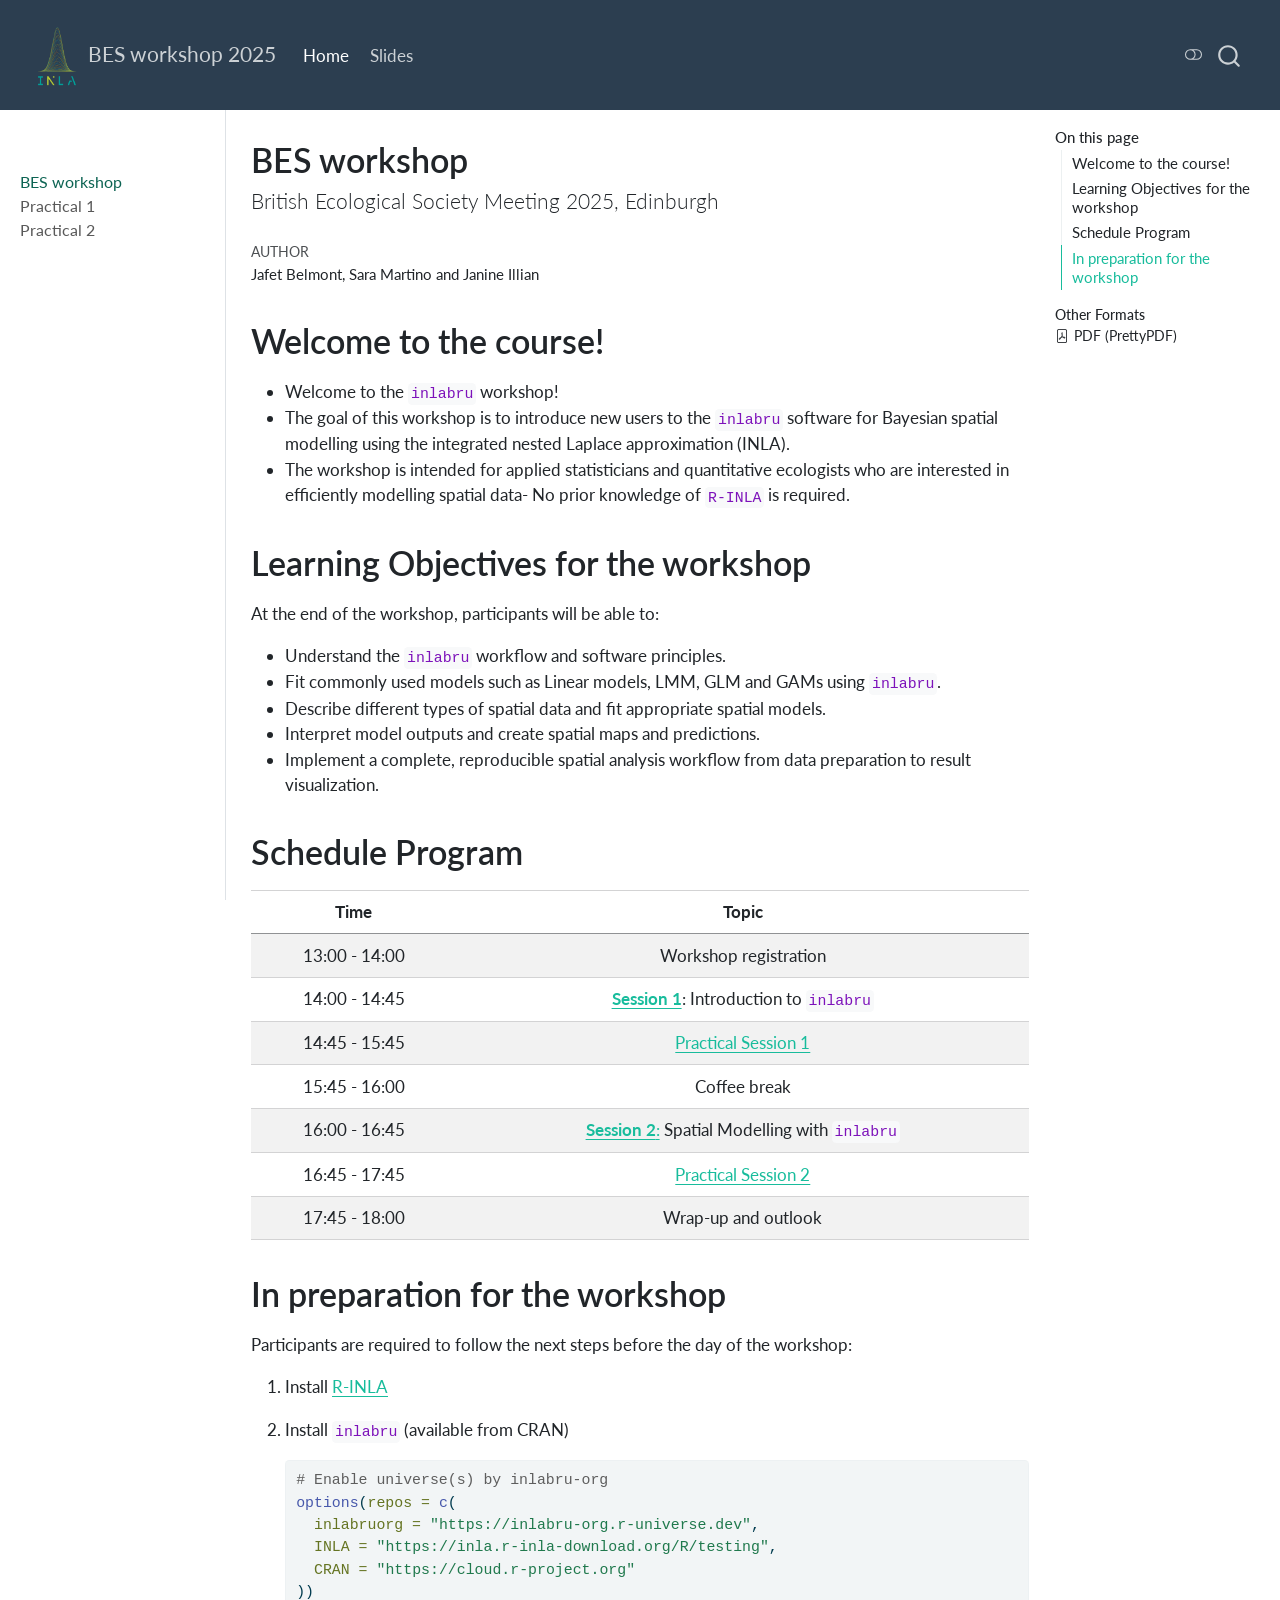
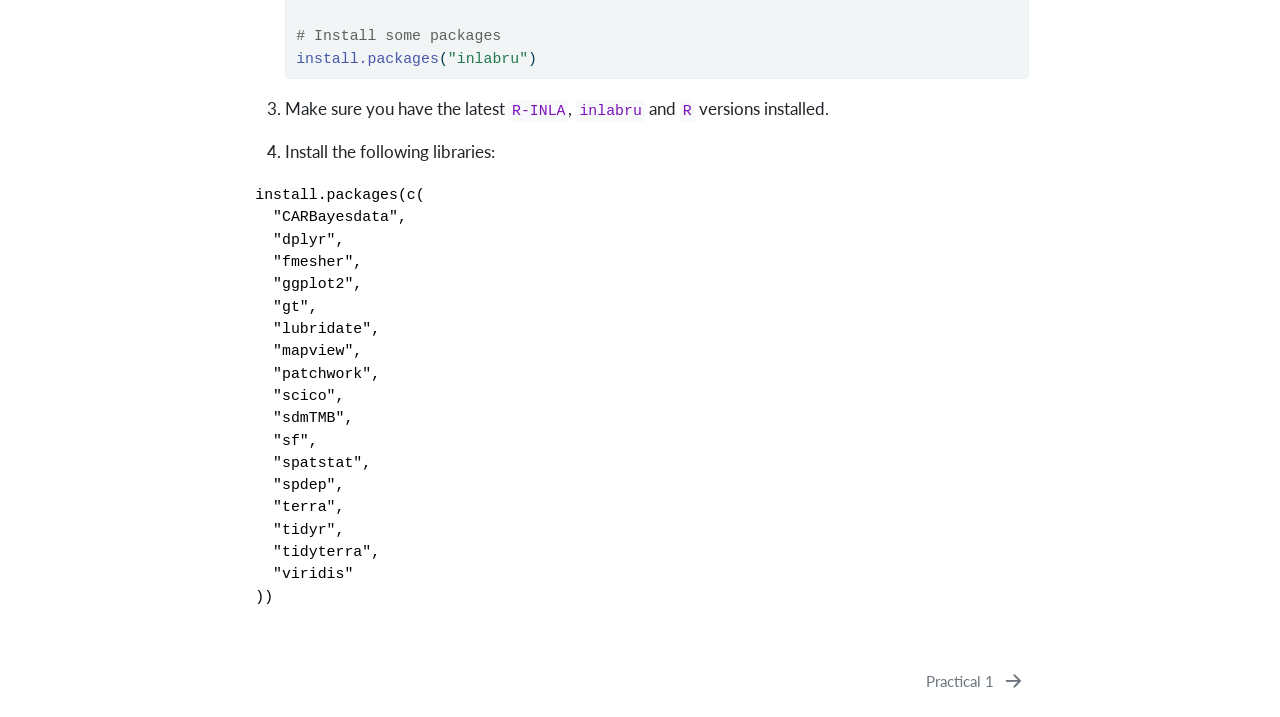
<file: workshop_materials/BES_workshop/docs/index.html>
<!DOCTYPE html>
<html xmlns="http://www.w3.org/1999/xhtml" lang="en" xml:lang="en"><head>

<meta charset="utf-8">
<meta name="generator" content="quarto-1.6.42">

<meta name="viewport" content="width=device-width, initial-scale=1.0, user-scalable=yes">

<meta name="author" content="Jafet Belmont, Sara Martino and Janine Illian">

<title>BES workshop – BES workshop 2025</title>
<style>
code{white-space: pre-wrap;}
span.smallcaps{font-variant: small-caps;}
div.columns{display: flex; gap: min(4vw, 1.5em);}
div.column{flex: auto; overflow-x: auto;}
div.hanging-indent{margin-left: 1.5em; text-indent: -1.5em;}
ul.task-list{list-style: none;}
ul.task-list li input[type="checkbox"] {
  width: 0.8em;
  margin: 0 0.8em 0.2em -1em; /* quarto-specific, see https://github.com/quarto-dev/quarto-cli/issues/4556 */ 
  vertical-align: middle;
}
/* CSS for syntax highlighting */
pre > code.sourceCode { white-space: pre; position: relative; }
pre > code.sourceCode > span { line-height: 1.25; }
pre > code.sourceCode > span:empty { height: 1.2em; }
.sourceCode { overflow: visible; }
code.sourceCode > span { color: inherit; text-decoration: inherit; }
div.sourceCode { margin: 1em 0; }
pre.sourceCode { margin: 0; }
@media screen {
div.sourceCode { overflow: auto; }
}
@media print {
pre > code.sourceCode { white-space: pre-wrap; }
pre > code.sourceCode > span { display: inline-block; text-indent: -5em; padding-left: 5em; }
}
pre.numberSource code
  { counter-reset: source-line 0; }
pre.numberSource code > span
  { position: relative; left: -4em; counter-increment: source-line; }
pre.numberSource code > span > a:first-child::before
  { content: counter(source-line);
    position: relative; left: -1em; text-align: right; vertical-align: baseline;
    border: none; display: inline-block;
    -webkit-touch-callout: none; -webkit-user-select: none;
    -khtml-user-select: none; -moz-user-select: none;
    -ms-user-select: none; user-select: none;
    padding: 0 4px; width: 4em;
  }
pre.numberSource { margin-left: 3em;  padding-left: 4px; }
div.sourceCode
  {   }
@media screen {
pre > code.sourceCode > span > a:first-child::before { text-decoration: underline; }
}
</style>


<script src="site_libs/quarto-nav/quarto-nav.js"></script>
<script src="site_libs/quarto-nav/headroom.min.js"></script>
<script src="site_libs/clipboard/clipboard.min.js"></script>
<script src="site_libs/quarto-search/autocomplete.umd.js"></script>
<script src="site_libs/quarto-search/fuse.min.js"></script>
<script src="site_libs/quarto-search/quarto-search.js"></script>
<meta name="quarto:offset" content="./">
<link href="./practical1_compiler.html" rel="next">
<script src="site_libs/quarto-html/quarto.js"></script>
<script src="site_libs/quarto-html/popper.min.js"></script>
<script src="site_libs/quarto-html/tippy.umd.min.js"></script>
<script src="site_libs/quarto-html/anchor.min.js"></script>
<link href="site_libs/quarto-html/tippy.css" rel="stylesheet">
<link href="site_libs/quarto-html/quarto-syntax-highlighting-2f5df379a58b258e96c21c0638c20c03.css" rel="stylesheet" class="quarto-color-scheme" id="quarto-text-highlighting-styles">
<link href="site_libs/quarto-html/quarto-syntax-highlighting-dark-b53751a350365c71b6c909e95f209ed1.css" rel="prefetch" class="quarto-color-scheme quarto-color-alternate" id="quarto-text-highlighting-styles">
<script src="site_libs/bootstrap/bootstrap.min.js"></script>
<link href="site_libs/bootstrap/bootstrap-icons.css" rel="stylesheet">
<link href="site_libs/bootstrap/bootstrap-87cd5c4c137eb48cdca371794a3979d3.min.css" rel="stylesheet" append-hash="true" class="quarto-color-scheme" id="quarto-bootstrap" data-mode="light">
<link href="site_libs/bootstrap/bootstrap-dark-686b15c34b244653d4c55e362e50c6f0.min.css" rel="prefetch" append-hash="true" class="quarto-color-scheme quarto-color-alternate" id="quarto-bootstrap" data-mode="dark">
<script id="quarto-search-options" type="application/json">{
  "location": "navbar",
  "copy-button": false,
  "collapse-after": 3,
  "panel-placement": "end",
  "type": "overlay",
  "limit": 50,
  "keyboard-shortcut": [
    "f",
    "/",
    "s"
  ],
  "show-item-context": false,
  "language": {
    "search-no-results-text": "No results",
    "search-matching-documents-text": "matching documents",
    "search-copy-link-title": "Copy link to search",
    "search-hide-matches-text": "Hide additional matches",
    "search-more-match-text": "more match in this document",
    "search-more-matches-text": "more matches in this document",
    "search-clear-button-title": "Clear",
    "search-text-placeholder": "",
    "search-detached-cancel-button-title": "Cancel",
    "search-submit-button-title": "Submit",
    "search-label": "Search"
  }
}</script>


<link rel="stylesheet" href="styles.css">
<link rel="stylesheet" href="include/webex.css">
</head>

<body class="nav-sidebar docked nav-fixed">

<div id="quarto-search-results"></div>
  <header id="quarto-header" class="headroom fixed-top">
    <nav class="navbar navbar-expand-lg " data-bs-theme="dark">
      <div class="navbar-container container-fluid">
      <div class="navbar-brand-container mx-auto">
    <a href="./index.html" class="navbar-brand navbar-brand-logo">
    <img src="./INLA_logo.png" alt="" class="navbar-logo">
    </a>
    <a class="navbar-brand" href="./index.html">
    <span class="navbar-title">BES workshop 2025</span>
    </a>
  </div>
            <div id="quarto-search" class="" title="Search"></div>
          <button class="navbar-toggler" type="button" data-bs-toggle="collapse" data-bs-target="#navbarCollapse" aria-controls="navbarCollapse" role="menu" aria-expanded="false" aria-label="Toggle navigation" onclick="if (window.quartoToggleHeadroom) { window.quartoToggleHeadroom(); }">
  <span class="navbar-toggler-icon"></span>
</button>
          <div class="collapse navbar-collapse" id="navbarCollapse">
            <ul class="navbar-nav navbar-nav-scroll me-auto">
  <li class="nav-item">
    <a class="nav-link active" href="./index.html" aria-current="page"> 
<span class="menu-text">Home</span></a>
  </li>  
  <li class="nav-item">
    <a class="nav-link" href="./about.html"> 
<span class="menu-text">Slides</span></a>
  </li>  
</ul>
          </div> <!-- /navcollapse -->
            <div class="quarto-navbar-tools">
  <a href="" class="quarto-color-scheme-toggle quarto-navigation-tool  px-1" onclick="window.quartoToggleColorScheme(); return false;" title="Toggle dark mode"><i class="bi"></i></a>
</div>
      </div> <!-- /container-fluid -->
    </nav>
  <nav class="quarto-secondary-nav">
    <div class="container-fluid d-flex">
      <button type="button" class="quarto-btn-toggle btn" data-bs-toggle="collapse" role="button" data-bs-target=".quarto-sidebar-collapse-item" aria-controls="quarto-sidebar" aria-expanded="false" aria-label="Toggle sidebar navigation" onclick="if (window.quartoToggleHeadroom) { window.quartoToggleHeadroom(); }">
        <i class="bi bi-layout-text-sidebar-reverse"></i>
      </button>
        <nav class="quarto-page-breadcrumbs" aria-label="breadcrumb"><ol class="breadcrumb"><li class="breadcrumb-item"><a href="./index.html">BES workshop</a></li></ol></nav>
        <a class="flex-grow-1" role="navigation" data-bs-toggle="collapse" data-bs-target=".quarto-sidebar-collapse-item" aria-controls="quarto-sidebar" aria-expanded="false" aria-label="Toggle sidebar navigation" onclick="if (window.quartoToggleHeadroom) { window.quartoToggleHeadroom(); }">      
        </a>
      <button type="button" class="btn quarto-search-button" aria-label="Search" onclick="window.quartoOpenSearch();">
        <i class="bi bi-search"></i>
      </button>
    </div>
  </nav>
</header>
<!-- content -->
<div id="quarto-content" class="quarto-container page-columns page-rows-contents page-layout-article page-navbar">
<!-- sidebar -->
  <nav id="quarto-sidebar" class="sidebar collapse collapse-horizontal quarto-sidebar-collapse-item sidebar-navigation docked overflow-auto">
        <div class="mt-2 flex-shrink-0 align-items-center">
        <div class="sidebar-search">
        <div id="quarto-search" class="" title="Search"></div>
        </div>
        </div>
    <div class="sidebar-menu-container"> 
    <ul class="list-unstyled mt-1">
        <li class="sidebar-item">
  <div class="sidebar-item-container"> 
  <a href="./index.html" class="sidebar-item-text sidebar-link active">
 <span class="menu-text">BES workshop</span></a>
  </div>
</li>
        <li class="sidebar-item">
  <div class="sidebar-item-container"> 
  <a href="./practical1_compiler.html" class="sidebar-item-text sidebar-link">
 <span class="menu-text">Practical 1</span></a>
  </div>
</li>
        <li class="sidebar-item">
  <div class="sidebar-item-container"> 
  <a href="./practical2_compiler.html" class="sidebar-item-text sidebar-link">
 <span class="menu-text">Practical 2</span></a>
  </div>
</li>
    </ul>
    </div>
</nav>
<div id="quarto-sidebar-glass" class="quarto-sidebar-collapse-item" data-bs-toggle="collapse" data-bs-target=".quarto-sidebar-collapse-item"></div>
<!-- margin-sidebar -->
    <div id="quarto-margin-sidebar" class="sidebar margin-sidebar">
        <nav id="TOC" role="doc-toc" class="toc-active">
    <h2 id="toc-title">On this page</h2>
   
  <ul>
  <li><a href="#welcome-to-the-course" id="toc-welcome-to-the-course" class="nav-link active" data-scroll-target="#welcome-to-the-course">Welcome to the course!</a></li>
  <li><a href="#learning-objectives-for-the-workshop" id="toc-learning-objectives-for-the-workshop" class="nav-link" data-scroll-target="#learning-objectives-for-the-workshop">Learning Objectives for the workshop</a></li>
  <li><a href="#schedule-program" id="toc-schedule-program" class="nav-link" data-scroll-target="#schedule-program">Schedule Program</a></li>
  <li><a href="#in-preparation-for-the-workshop" id="toc-in-preparation-for-the-workshop" class="nav-link" data-scroll-target="#in-preparation-for-the-workshop">In preparation for the workshop</a></li>
  </ul>
<div class="quarto-alternate-formats"><h2>Other Formats</h2><ul><li><a href="index.pdf"><i class="bi bi-file-pdf"></i>PDF (PrettyPDF)</a></li></ul></div></nav>
    </div>
<!-- main -->
<main class="content" id="quarto-document-content">

<header id="title-block-header" class="quarto-title-block default">
<div class="quarto-title">
<h1 class="title">BES workshop</h1>
<p class="subtitle lead">British Ecological Society Meeting 2025, Edinburgh</p>
</div>



<div class="quarto-title-meta">

    <div>
    <div class="quarto-title-meta-heading">Author</div>
    <div class="quarto-title-meta-contents">
             <p>Jafet Belmont, Sara Martino and Janine Illian </p>
          </div>
  </div>
    
  
    
  </div>
  


</header>


<section id="welcome-to-the-course" class="level1">
<h1>Welcome to the course!</h1>
<ul>
<li>Welcome to the <code>inlabru</code> workshop!</li>
<li>The goal of this workshop is to introduce new users to the <code>inlabru</code> software for Bayesian spatial modelling using the integrated nested Laplace approximation (INLA).</li>
<li>The workshop is intended for applied statisticians and quantitative ecologists who are interested in efficiently modelling spatial data- No prior knowledge of <code>R-INLA</code> is required.</li>
</ul>
</section>
<section id="learning-objectives-for-the-workshop" class="level1">
<h1>Learning Objectives for the workshop</h1>
<p>At the end of the workshop, participants will be able to:</p>
<ul>
<li>Understand the <code>inlabru</code> workflow and software principles.</li>
<li>Fit commonly used models such as Linear models, LMM, GLM and GAMs using <code>inlabru</code>.</li>
<li>Describe different types of spatial data and fit appropriate spatial models.</li>
<li>Interpret model outputs and create spatial maps and predictions.</li>
<li>Implement a complete, reproducible spatial analysis workflow from data preparation to result visualization.</li>
</ul>
</section>
<section id="schedule-program" class="level1">
<h1>Schedule Program</h1>
<table class="table-striped table-hover caption-top table">
<thead>
<tr class="header">
<th style="text-align: center;">Time</th>
<th style="text-align: center;">Topic</th>
</tr>
</thead>
<tbody>
<tr class="odd">
<td style="text-align: center;">13:00 - 14:00</td>
<td style="text-align: center;">Workshop registration</td>
</tr>
<tr class="even">
<td style="text-align: center;">14:00 - 14:45</td>
<td style="text-align: center;"><a href="https://ecol-stats.github.io/inlabru_workshop/BES_workshop/docs/slides/slides_1"><strong>Session 1</strong></a>: Introduction to <code>inlabru</code></td>
</tr>
<tr class="odd">
<td style="text-align: center;">14:45 - 15:45</td>
<td style="text-align: center;"><a href="day1_practical.qmd">Practical Session 1</a></td>
</tr>
<tr class="even">
<td style="text-align: center;">15:45 - 16:00</td>
<td style="text-align: center;">Coffee break</td>
</tr>
<tr class="odd">
<td style="text-align: center;">16:00 - 16:45</td>
<td style="text-align: center;"><a href="https://ecol-stats.github.io/inlabru_workshop/BES_workshop/docs/slides/slides_2"><strong>Session 2</strong>:</a> Spatial Modelling with <code>inlabru</code></td>
</tr>
<tr class="even">
<td style="text-align: center;">16:45 - 17:45</td>
<td style="text-align: center;"><a href="./practical2_compiler.html">Practical Session 2</a></td>
</tr>
<tr class="odd">
<td style="text-align: center;">17:45 - 18:00</td>
<td style="text-align: center;">Wrap-up and outlook</td>
</tr>
</tbody>
</table>
</section>
<section id="in-preparation-for-the-workshop" class="level1">
<h1>In preparation for the workshop</h1>
<p>Participants are required to follow the next steps before the day of the workshop:</p>
<ol type="1">
<li><p>Install <a href="https://www.r-inla.org/download-install">R-INLA</a></p></li>
<li><p>Install <code>inlabru</code> (available from CRAN)</p>
<div class="cell">
<div class="sourceCode cell-code" id="cb1"><pre class="sourceCode r code-with-copy"><code class="sourceCode r"><span id="cb1-1"><a href="#cb1-1" aria-hidden="true" tabindex="-1"></a><span class="co"># Enable universe(s) by inlabru-org</span></span>
<span id="cb1-2"><a href="#cb1-2" aria-hidden="true" tabindex="-1"></a><span class="fu">options</span>(<span class="at">repos =</span> <span class="fu">c</span>(</span>
<span id="cb1-3"><a href="#cb1-3" aria-hidden="true" tabindex="-1"></a>  <span class="at">inlabruorg =</span> <span class="st">"https://inlabru-org.r-universe.dev"</span>,</span>
<span id="cb1-4"><a href="#cb1-4" aria-hidden="true" tabindex="-1"></a>  <span class="at">INLA =</span> <span class="st">"https://inla.r-inla-download.org/R/testing"</span>,</span>
<span id="cb1-5"><a href="#cb1-5" aria-hidden="true" tabindex="-1"></a>  <span class="at">CRAN =</span> <span class="st">"https://cloud.r-project.org"</span></span>
<span id="cb1-6"><a href="#cb1-6" aria-hidden="true" tabindex="-1"></a>))</span>
<span id="cb1-7"><a href="#cb1-7" aria-hidden="true" tabindex="-1"></a></span>
<span id="cb1-8"><a href="#cb1-8" aria-hidden="true" tabindex="-1"></a><span class="co"># Install some packages</span></span>
<span id="cb1-9"><a href="#cb1-9" aria-hidden="true" tabindex="-1"></a><span class="fu">install.packages</span>(<span class="st">"inlabru"</span>)</span></code><button title="Copy to Clipboard" class="code-copy-button"><i class="bi"></i></button></pre></div>
</div></li>
<li><p>Make sure you have the latest <code>R-INLA</code>, <code>inlabru</code> and <code>R</code> versions installed.</p></li>
<li><p>Install the following libraries:</p></li>
</ol>
<div class="cell">
<div class="cell-output cell-output-stdout">
<pre><code>install.packages(c(
  "CARBayesdata",
  "dplyr",
  "fmesher",
  "ggplot2",
  "gt",
  "lubridate",
  "mapview",
  "patchwork",
  "scico",
  "sdmTMB",
  "sf",
  "spatstat",
  "spdep",
  "terra",
  "tidyr",
  "tidyterra",
  "viridis"
))</code></pre>
</div>
</div>


</section>

</main> <!-- /main -->
<script>



/* update total correct if #webex-total_correct exists */

update_total_correct = function() {

  console.log("webex: update total_correct");



  var t = document.getElementsByClassName("webex-total_correct");

  for (var i = 0; i < t.length; i++) {

    p = t[i].parentElement;

    var correct = p.getElementsByClassName("webex-correct").length;

    var solvemes = p.getElementsByClassName("webex-solveme").length;

    var radiogroups = p.getElementsByClassName("webex-radiogroup").length;

    var selects = p.getElementsByClassName("webex-select").length;



    t[i].innerHTML = correct + " of " + (solvemes + radiogroups + selects) + " correct";

  }

}



/* webex-solution button toggling function */

b_func = function() {

  console.log("webex: toggle hide");



  var cl = this.parentElement.classList;

  if (cl.contains('open')) {

    cl.remove("open");

  } else {

    cl.add("open");

  }

}



/* check answers */

check_func = function() {

  console.log("webex: check answers");



  var cl = this.parentElement.classList;

  if (cl.contains('unchecked')) {

    cl.remove("unchecked");

    this.innerHTML = "Hide Answers";

  } else {

    cl.add("unchecked");

    this.innerHTML = "Show Answers";

  }

}



/* function for checking solveme answers */

solveme_func = function(e) {

  console.log("webex: check solveme");



  var real_answers = JSON.parse(this.dataset.answer);

  var my_answer = this.value;

  var cl = this.classList;

  if (cl.contains("ignorecase")) {

    my_answer = my_answer.toLowerCase();

  }

  if (cl.contains("nospaces")) {

    my_answer = my_answer.replace(/ /g, "")

  }



  if (my_answer == "") {

    cl.remove("webex-correct");

    cl.remove("webex-incorrect");

  } else if (real_answers.includes(my_answer)) {

    cl.add("webex-correct");

    cl.remove("webex-incorrect");

  } else {

    cl.add("webex-incorrect");

    cl.remove("webex-correct");

  }



  // match numeric answers within a specified tolerance

  if(this.dataset.tol > 0){

    var tol = JSON.parse(this.dataset.tol);

    var matches = real_answers.map(x => Math.abs(x - my_answer) < tol)

    if (matches.reduce((a, b) => a + b, 0) > 0) {

      cl.add("webex-correct");

    } else {

      cl.remove("webex-correct");

    }

  }



  // added regex bit

  if (cl.contains("regex")){

    answer_regex = RegExp(real_answers.join("|"))

    if (answer_regex.test(my_answer)) {

      cl.add("webex-correct");

    }

  }



  update_total_correct();

}



/* function for checking select answers */

select_func = function(e) {

  console.log("webex: check select");



  var cl = this.classList



  /* add style */

  cl.remove("webex-incorrect");

  cl.remove("webex-correct");

  if (this.value == "answer") {

    cl.add("webex-correct");

  } else if (this.value != "blank") {

    cl.add("webex-incorrect");

  }



  update_total_correct();

}



/* function for checking radiogroups answers */

radiogroups_func = function(e) {

  console.log("webex: check radiogroups");



  var checked_button = document.querySelector('input[name=' + this.id + ']:checked');

  var cl = checked_button.parentElement.classList;

  var labels = checked_button.parentElement.parentElement.children;



  /* get rid of styles */

  for (i = 0; i < labels.length; i++) {

    labels[i].classList.remove("webex-incorrect");

    labels[i].classList.remove("webex-correct");

  }



  /* add style */

  if (checked_button.value == "answer") {

    cl.add("webex-correct");

  } else {

    cl.add("webex-incorrect");

  }



  update_total_correct();

}



window.onload = function() {

  console.log("webex onload");

  /* set up solution buttons */

  var buttons = document.getElementsByTagName("button");



  for (var i = 0; i < buttons.length; i++) {

    if (buttons[i].parentElement.classList.contains('webex-solution')) {

      buttons[i].onclick = b_func;

    }

  }



  var check_sections = document.getElementsByClassName("webex-check");

  console.log("check:", check_sections.length);

  for (var i = 0; i < check_sections.length; i++) {

    check_sections[i].classList.add("unchecked");



    let btn = document.createElement("button");

    btn.innerHTML = "Show Answers";

    btn.classList.add("webex-check-button");

    btn.onclick = check_func;

    check_sections[i].appendChild(btn);



    let spn = document.createElement("span");

    spn.classList.add("webex-total_correct");

    check_sections[i].appendChild(spn);

  }



  /* set up webex-solveme inputs */

  var solveme = document.getElementsByClassName("webex-solveme");



  for (var i = 0; i < solveme.length; i++) {

    /* make sure input boxes don't auto-anything */

    solveme[i].setAttribute("autocomplete","off");

    solveme[i].setAttribute("autocorrect", "off");

    solveme[i].setAttribute("autocapitalize", "off");

    solveme[i].setAttribute("spellcheck", "false");

    solveme[i].value = "";



    /* adjust answer for ignorecase or nospaces */

    var cl = solveme[i].classList;

    var real_answer = solveme[i].dataset.answer;

    if (cl.contains("ignorecase")) {

      real_answer = real_answer.toLowerCase();

    }

    if (cl.contains("nospaces")) {

      real_answer = real_answer.replace(/ /g, "");

    }

    solveme[i].dataset.answer = real_answer;



    /* attach checking function */

    solveme[i].onkeyup = solveme_func;

    solveme[i].onchange = solveme_func;



    solveme[i].insertAdjacentHTML("afterend", " <span class='webex-icon'></span>")

  }



  /* set up radiogroups */

  var radiogroups = document.getElementsByClassName("webex-radiogroup");

  for (var i = 0; i < radiogroups.length; i++) {

    radiogroups[i].onchange = radiogroups_func;

  }



  /* set up selects */

  var selects = document.getElementsByClassName("webex-select");

  for (var i = 0; i < selects.length; i++) {

    selects[i].onchange = select_func;

    selects[i].insertAdjacentHTML("afterend", " <span class='webex-icon'></span>")

  }



  update_total_correct();

}



</script>

<script id="quarto-html-after-body" type="application/javascript">
window.document.addEventListener("DOMContentLoaded", function (event) {
  const toggleBodyColorMode = (bsSheetEl) => {
    const mode = bsSheetEl.getAttribute("data-mode");
    const bodyEl = window.document.querySelector("body");
    if (mode === "dark") {
      bodyEl.classList.add("quarto-dark");
      bodyEl.classList.remove("quarto-light");
    } else {
      bodyEl.classList.add("quarto-light");
      bodyEl.classList.remove("quarto-dark");
    }
  }
  const toggleBodyColorPrimary = () => {
    const bsSheetEl = window.document.querySelector("link#quarto-bootstrap");
    if (bsSheetEl) {
      toggleBodyColorMode(bsSheetEl);
    }
  }
  toggleBodyColorPrimary();  
  const disableStylesheet = (stylesheets) => {
    for (let i=0; i < stylesheets.length; i++) {
      const stylesheet = stylesheets[i];
      stylesheet.rel = 'prefetch';
    }
  }
  const enableStylesheet = (stylesheets) => {
    for (let i=0; i < stylesheets.length; i++) {
      const stylesheet = stylesheets[i];
      stylesheet.rel = 'stylesheet';
    }
  }
  const manageTransitions = (selector, allowTransitions) => {
    const els = window.document.querySelectorAll(selector);
    for (let i=0; i < els.length; i++) {
      const el = els[i];
      if (allowTransitions) {
        el.classList.remove('notransition');
      } else {
        el.classList.add('notransition');
      }
    }
  }
  const toggleGiscusIfUsed = (isAlternate, darkModeDefault) => {
    const baseTheme = document.querySelector('#giscus-base-theme')?.value ?? 'light';
    const alternateTheme = document.querySelector('#giscus-alt-theme')?.value ?? 'dark';
    let newTheme = '';
    if(darkModeDefault) {
      newTheme = isAlternate ? baseTheme : alternateTheme;
    } else {
      newTheme = isAlternate ? alternateTheme : baseTheme;
    }
    const changeGiscusTheme = () => {
      // From: https://github.com/giscus/giscus/issues/336
      const sendMessage = (message) => {
        const iframe = document.querySelector('iframe.giscus-frame');
        if (!iframe) return;
        iframe.contentWindow.postMessage({ giscus: message }, 'https://giscus.app');
      }
      sendMessage({
        setConfig: {
          theme: newTheme
        }
      });
    }
    const isGiscussLoaded = window.document.querySelector('iframe.giscus-frame') !== null;
    if (isGiscussLoaded) {
      changeGiscusTheme();
    }
  }
  const toggleColorMode = (alternate) => {
    // Switch the stylesheets
    const alternateStylesheets = window.document.querySelectorAll('link.quarto-color-scheme.quarto-color-alternate');
    manageTransitions('#quarto-margin-sidebar .nav-link', false);
    if (alternate) {
      enableStylesheet(alternateStylesheets);
      for (const sheetNode of alternateStylesheets) {
        if (sheetNode.id === "quarto-bootstrap") {
          toggleBodyColorMode(sheetNode);
        }
      }
    } else {
      disableStylesheet(alternateStylesheets);
      toggleBodyColorPrimary();
    }
    manageTransitions('#quarto-margin-sidebar .nav-link', true);
    // Switch the toggles
    const toggles = window.document.querySelectorAll('.quarto-color-scheme-toggle');
    for (let i=0; i < toggles.length; i++) {
      const toggle = toggles[i];
      if (toggle) {
        if (alternate) {
          toggle.classList.add("alternate");     
        } else {
          toggle.classList.remove("alternate");
        }
      }
    }
    // Hack to workaround the fact that safari doesn't
    // properly recolor the scrollbar when toggling (#1455)
    if (navigator.userAgent.indexOf('Safari') > 0 && navigator.userAgent.indexOf('Chrome') == -1) {
      manageTransitions("body", false);
      window.scrollTo(0, 1);
      setTimeout(() => {
        window.scrollTo(0, 0);
        manageTransitions("body", true);
      }, 40);  
    }
  }
  const isFileUrl = () => { 
    return window.location.protocol === 'file:';
  }
  const hasAlternateSentinel = () => {  
    let styleSentinel = getColorSchemeSentinel();
    if (styleSentinel !== null) {
      return styleSentinel === "alternate";
    } else {
      return false;
    }
  }
  const setStyleSentinel = (alternate) => {
    const value = alternate ? "alternate" : "default";
    if (!isFileUrl()) {
      window.localStorage.setItem("quarto-color-scheme", value);
    } else {
      localAlternateSentinel = value;
    }
  }
  const getColorSchemeSentinel = () => {
    if (!isFileUrl()) {
      const storageValue = window.localStorage.getItem("quarto-color-scheme");
      return storageValue != null ? storageValue : localAlternateSentinel;
    } else {
      return localAlternateSentinel;
    }
  }
  const darkModeDefault = false;
  let localAlternateSentinel = darkModeDefault ? 'alternate' : 'default';
  // Dark / light mode switch
  window.quartoToggleColorScheme = () => {
    // Read the current dark / light value 
    let toAlternate = !hasAlternateSentinel();
    toggleColorMode(toAlternate);
    setStyleSentinel(toAlternate);
    toggleGiscusIfUsed(toAlternate, darkModeDefault);
  };
  // Ensure there is a toggle, if there isn't float one in the top right
  if (window.document.querySelector('.quarto-color-scheme-toggle') === null) {
    const a = window.document.createElement('a');
    a.classList.add('top-right');
    a.classList.add('quarto-color-scheme-toggle');
    a.href = "";
    a.onclick = function() { try { window.quartoToggleColorScheme(); } catch {} return false; };
    const i = window.document.createElement("i");
    i.classList.add('bi');
    a.appendChild(i);
    window.document.body.appendChild(a);
  }
  // Switch to dark mode if need be
  if (hasAlternateSentinel()) {
    toggleColorMode(true);
  } else {
    toggleColorMode(false);
  }
  const icon = "";
  const anchorJS = new window.AnchorJS();
  anchorJS.options = {
    placement: 'right',
    icon: icon
  };
  anchorJS.add('.anchored');
  const isCodeAnnotation = (el) => {
    for (const clz of el.classList) {
      if (clz.startsWith('code-annotation-')) {                     
        return true;
      }
    }
    return false;
  }
  const onCopySuccess = function(e) {
    // button target
    const button = e.trigger;
    // don't keep focus
    button.blur();
    // flash "checked"
    button.classList.add('code-copy-button-checked');
    var currentTitle = button.getAttribute("title");
    button.setAttribute("title", "Copied!");
    let tooltip;
    if (window.bootstrap) {
      button.setAttribute("data-bs-toggle", "tooltip");
      button.setAttribute("data-bs-placement", "left");
      button.setAttribute("data-bs-title", "Copied!");
      tooltip = new bootstrap.Tooltip(button, 
        { trigger: "manual", 
          customClass: "code-copy-button-tooltip",
          offset: [0, -8]});
      tooltip.show();    
    }
    setTimeout(function() {
      if (tooltip) {
        tooltip.hide();
        button.removeAttribute("data-bs-title");
        button.removeAttribute("data-bs-toggle");
        button.removeAttribute("data-bs-placement");
      }
      button.setAttribute("title", currentTitle);
      button.classList.remove('code-copy-button-checked');
    }, 1000);
    // clear code selection
    e.clearSelection();
  }
  const getTextToCopy = function(trigger) {
      const codeEl = trigger.previousElementSibling.cloneNode(true);
      for (const childEl of codeEl.children) {
        if (isCodeAnnotation(childEl)) {
          childEl.remove();
        }
      }
      return codeEl.innerText;
  }
  const clipboard = new window.ClipboardJS('.code-copy-button:not([data-in-quarto-modal])', {
    text: getTextToCopy
  });
  clipboard.on('success', onCopySuccess);
  if (window.document.getElementById('quarto-embedded-source-code-modal')) {
    const clipboardModal = new window.ClipboardJS('.code-copy-button[data-in-quarto-modal]', {
      text: getTextToCopy,
      container: window.document.getElementById('quarto-embedded-source-code-modal')
    });
    clipboardModal.on('success', onCopySuccess);
  }
    var localhostRegex = new RegExp(/^(?:http|https):\/\/localhost\:?[0-9]*\//);
    var mailtoRegex = new RegExp(/^mailto:/);
      var filterRegex = new RegExp('/' + window.location.host + '/');
    var isInternal = (href) => {
        return filterRegex.test(href) || localhostRegex.test(href) || mailtoRegex.test(href);
    }
    // Inspect non-navigation links and adorn them if external
 	var links = window.document.querySelectorAll('a[href]:not(.nav-link):not(.navbar-brand):not(.toc-action):not(.sidebar-link):not(.sidebar-item-toggle):not(.pagination-link):not(.no-external):not([aria-hidden]):not(.dropdown-item):not(.quarto-navigation-tool):not(.about-link)');
    for (var i=0; i<links.length; i++) {
      const link = links[i];
      if (!isInternal(link.href)) {
        // undo the damage that might have been done by quarto-nav.js in the case of
        // links that we want to consider external
        if (link.dataset.originalHref !== undefined) {
          link.href = link.dataset.originalHref;
        }
      }
    }
  function tippyHover(el, contentFn, onTriggerFn, onUntriggerFn) {
    const config = {
      allowHTML: true,
      maxWidth: 500,
      delay: 100,
      arrow: false,
      appendTo: function(el) {
          return el.parentElement;
      },
      interactive: true,
      interactiveBorder: 10,
      theme: 'quarto',
      placement: 'bottom-start',
    };
    if (contentFn) {
      config.content = contentFn;
    }
    if (onTriggerFn) {
      config.onTrigger = onTriggerFn;
    }
    if (onUntriggerFn) {
      config.onUntrigger = onUntriggerFn;
    }
    window.tippy(el, config); 
  }
  const noterefs = window.document.querySelectorAll('a[role="doc-noteref"]');
  for (var i=0; i<noterefs.length; i++) {
    const ref = noterefs[i];
    tippyHover(ref, function() {
      // use id or data attribute instead here
      let href = ref.getAttribute('data-footnote-href') || ref.getAttribute('href');
      try { href = new URL(href).hash; } catch {}
      const id = href.replace(/^#\/?/, "");
      const note = window.document.getElementById(id);
      if (note) {
        return note.innerHTML;
      } else {
        return "";
      }
    });
  }
  const xrefs = window.document.querySelectorAll('a.quarto-xref');
  const processXRef = (id, note) => {
    // Strip column container classes
    const stripColumnClz = (el) => {
      el.classList.remove("page-full", "page-columns");
      if (el.children) {
        for (const child of el.children) {
          stripColumnClz(child);
        }
      }
    }
    stripColumnClz(note)
    if (id === null || id.startsWith('sec-')) {
      // Special case sections, only their first couple elements
      const container = document.createElement("div");
      if (note.children && note.children.length > 2) {
        container.appendChild(note.children[0].cloneNode(true));
        for (let i = 1; i < note.children.length; i++) {
          const child = note.children[i];
          if (child.tagName === "P" && child.innerText === "") {
            continue;
          } else {
            container.appendChild(child.cloneNode(true));
            break;
          }
        }
        if (window.Quarto?.typesetMath) {
          window.Quarto.typesetMath(container);
        }
        return container.innerHTML
      } else {
        if (window.Quarto?.typesetMath) {
          window.Quarto.typesetMath(note);
        }
        return note.innerHTML;
      }
    } else {
      // Remove any anchor links if they are present
      const anchorLink = note.querySelector('a.anchorjs-link');
      if (anchorLink) {
        anchorLink.remove();
      }
      if (window.Quarto?.typesetMath) {
        window.Quarto.typesetMath(note);
      }
      if (note.classList.contains("callout")) {
        return note.outerHTML;
      } else {
        return note.innerHTML;
      }
    }
  }
  for (var i=0; i<xrefs.length; i++) {
    const xref = xrefs[i];
    tippyHover(xref, undefined, function(instance) {
      instance.disable();
      let url = xref.getAttribute('href');
      let hash = undefined; 
      if (url.startsWith('#')) {
        hash = url;
      } else {
        try { hash = new URL(url).hash; } catch {}
      }
      if (hash) {
        const id = hash.replace(/^#\/?/, "");
        const note = window.document.getElementById(id);
        if (note !== null) {
          try {
            const html = processXRef(id, note.cloneNode(true));
            instance.setContent(html);
          } finally {
            instance.enable();
            instance.show();
          }
        } else {
          // See if we can fetch this
          fetch(url.split('#')[0])
          .then(res => res.text())
          .then(html => {
            const parser = new DOMParser();
            const htmlDoc = parser.parseFromString(html, "text/html");
            const note = htmlDoc.getElementById(id);
            if (note !== null) {
              const html = processXRef(id, note);
              instance.setContent(html);
            } 
          }).finally(() => {
            instance.enable();
            instance.show();
          });
        }
      } else {
        // See if we can fetch a full url (with no hash to target)
        // This is a special case and we should probably do some content thinning / targeting
        fetch(url)
        .then(res => res.text())
        .then(html => {
          const parser = new DOMParser();
          const htmlDoc = parser.parseFromString(html, "text/html");
          const note = htmlDoc.querySelector('main.content');
          if (note !== null) {
            // This should only happen for chapter cross references
            // (since there is no id in the URL)
            // remove the first header
            if (note.children.length > 0 && note.children[0].tagName === "HEADER") {
              note.children[0].remove();
            }
            const html = processXRef(null, note);
            instance.setContent(html);
          } 
        }).finally(() => {
          instance.enable();
          instance.show();
        });
      }
    }, function(instance) {
    });
  }
      let selectedAnnoteEl;
      const selectorForAnnotation = ( cell, annotation) => {
        let cellAttr = 'data-code-cell="' + cell + '"';
        let lineAttr = 'data-code-annotation="' +  annotation + '"';
        const selector = 'span[' + cellAttr + '][' + lineAttr + ']';
        return selector;
      }
      const selectCodeLines = (annoteEl) => {
        const doc = window.document;
        const targetCell = annoteEl.getAttribute("data-target-cell");
        const targetAnnotation = annoteEl.getAttribute("data-target-annotation");
        const annoteSpan = window.document.querySelector(selectorForAnnotation(targetCell, targetAnnotation));
        const lines = annoteSpan.getAttribute("data-code-lines").split(",");
        const lineIds = lines.map((line) => {
          return targetCell + "-" + line;
        })
        let top = null;
        let height = null;
        let parent = null;
        if (lineIds.length > 0) {
            //compute the position of the single el (top and bottom and make a div)
            const el = window.document.getElementById(lineIds[0]);
            top = el.offsetTop;
            height = el.offsetHeight;
            parent = el.parentElement.parentElement;
          if (lineIds.length > 1) {
            const lastEl = window.document.getElementById(lineIds[lineIds.length - 1]);
            const bottom = lastEl.offsetTop + lastEl.offsetHeight;
            height = bottom - top;
          }
          if (top !== null && height !== null && parent !== null) {
            // cook up a div (if necessary) and position it 
            let div = window.document.getElementById("code-annotation-line-highlight");
            if (div === null) {
              div = window.document.createElement("div");
              div.setAttribute("id", "code-annotation-line-highlight");
              div.style.position = 'absolute';
              parent.appendChild(div);
            }
            div.style.top = top - 2 + "px";
            div.style.height = height + 4 + "px";
            div.style.left = 0;
            let gutterDiv = window.document.getElementById("code-annotation-line-highlight-gutter");
            if (gutterDiv === null) {
              gutterDiv = window.document.createElement("div");
              gutterDiv.setAttribute("id", "code-annotation-line-highlight-gutter");
              gutterDiv.style.position = 'absolute';
              const codeCell = window.document.getElementById(targetCell);
              const gutter = codeCell.querySelector('.code-annotation-gutter');
              gutter.appendChild(gutterDiv);
            }
            gutterDiv.style.top = top - 2 + "px";
            gutterDiv.style.height = height + 4 + "px";
          }
          selectedAnnoteEl = annoteEl;
        }
      };
      const unselectCodeLines = () => {
        const elementsIds = ["code-annotation-line-highlight", "code-annotation-line-highlight-gutter"];
        elementsIds.forEach((elId) => {
          const div = window.document.getElementById(elId);
          if (div) {
            div.remove();
          }
        });
        selectedAnnoteEl = undefined;
      };
        // Handle positioning of the toggle
    window.addEventListener(
      "resize",
      throttle(() => {
        elRect = undefined;
        if (selectedAnnoteEl) {
          selectCodeLines(selectedAnnoteEl);
        }
      }, 10)
    );
    function throttle(fn, ms) {
    let throttle = false;
    let timer;
      return (...args) => {
        if(!throttle) { // first call gets through
            fn.apply(this, args);
            throttle = true;
        } else { // all the others get throttled
            if(timer) clearTimeout(timer); // cancel #2
            timer = setTimeout(() => {
              fn.apply(this, args);
              timer = throttle = false;
            }, ms);
        }
      };
    }
      // Attach click handler to the DT
      const annoteDls = window.document.querySelectorAll('dt[data-target-cell]');
      for (const annoteDlNode of annoteDls) {
        annoteDlNode.addEventListener('click', (event) => {
          const clickedEl = event.target;
          if (clickedEl !== selectedAnnoteEl) {
            unselectCodeLines();
            const activeEl = window.document.querySelector('dt[data-target-cell].code-annotation-active');
            if (activeEl) {
              activeEl.classList.remove('code-annotation-active');
            }
            selectCodeLines(clickedEl);
            clickedEl.classList.add('code-annotation-active');
          } else {
            // Unselect the line
            unselectCodeLines();
            clickedEl.classList.remove('code-annotation-active');
          }
        });
      }
  const findCites = (el) => {
    const parentEl = el.parentElement;
    if (parentEl) {
      const cites = parentEl.dataset.cites;
      if (cites) {
        return {
          el,
          cites: cites.split(' ')
        };
      } else {
        return findCites(el.parentElement)
      }
    } else {
      return undefined;
    }
  };
  var bibliorefs = window.document.querySelectorAll('a[role="doc-biblioref"]');
  for (var i=0; i<bibliorefs.length; i++) {
    const ref = bibliorefs[i];
    const citeInfo = findCites(ref);
    if (citeInfo) {
      tippyHover(citeInfo.el, function() {
        var popup = window.document.createElement('div');
        citeInfo.cites.forEach(function(cite) {
          var citeDiv = window.document.createElement('div');
          citeDiv.classList.add('hanging-indent');
          citeDiv.classList.add('csl-entry');
          var biblioDiv = window.document.getElementById('ref-' + cite);
          if (biblioDiv) {
            citeDiv.innerHTML = biblioDiv.innerHTML;
          }
          popup.appendChild(citeDiv);
        });
        return popup.innerHTML;
      });
    }
  }
});
</script>
<nav class="page-navigation">
  <div class="nav-page nav-page-previous">
  </div>
  <div class="nav-page nav-page-next">
      <a href="./practical1_compiler.html" class="pagination-link" aria-label="Practical 1">
        <span class="nav-page-text">Practical 1</span> <i class="bi bi-arrow-right-short"></i>
      </a>
  </div>
</nav>
</div> <!-- /content -->




</body></html>
</file>
<file: workshop_materials/BES_workshop/docs/site_libs/quarto-html/tippy.css>
.tippy-box[data-animation=fade][data-state=hidden]{opacity:0}[data-tippy-root]{max-width:calc(100vw - 10px)}.tippy-box{position:relative;background-color:#333;color:#fff;border-radius:4px;font-size:14px;line-height:1.4;white-space:normal;outline:0;transition-property:transform,visibility,opacity}.tippy-box[data-placement^=top]>.tippy-arrow{bottom:0}.tippy-box[data-placement^=top]>.tippy-arrow:before{bottom:-7px;left:0;border-width:8px 8px 0;border-top-color:initial;transform-origin:center top}.tippy-box[data-placement^=bottom]>.tippy-arrow{top:0}.tippy-box[data-placement^=bottom]>.tippy-arrow:before{top:-7px;left:0;border-width:0 8px 8px;border-bottom-color:initial;transform-origin:center bottom}.tippy-box[data-placement^=left]>.tippy-arrow{right:0}.tippy-box[data-placement^=left]>.tippy-arrow:before{border-width:8px 0 8px 8px;border-left-color:initial;right:-7px;transform-origin:center left}.tippy-box[data-placement^=right]>.tippy-arrow{left:0}.tippy-box[data-placement^=right]>.tippy-arrow:before{left:-7px;border-width:8px 8px 8px 0;border-right-color:initial;transform-origin:center right}.tippy-box[data-inertia][data-state=visible]{transition-timing-function:cubic-bezier(.54,1.5,.38,1.11)}.tippy-arrow{width:16px;height:16px;color:#333}.tippy-arrow:before{content:"";position:absolute;border-color:transparent;border-style:solid}.tippy-content{position:relative;padding:5px 9px;z-index:1}
</file>
<file: workshop_materials/BES_workshop/docs/site_libs/quarto-html/quarto-syntax-highlighting-2f5df379a58b258e96c21c0638c20c03.css>
/* quarto syntax highlight colors */
:root {
  --quarto-hl-ot-color: #003B4F;
  --quarto-hl-at-color: #657422;
  --quarto-hl-ss-color: #20794D;
  --quarto-hl-an-color: #5E5E5E;
  --quarto-hl-fu-color: #4758AB;
  --quarto-hl-st-color: #20794D;
  --quarto-hl-cf-color: #003B4F;
  --quarto-hl-op-color: #5E5E5E;
  --quarto-hl-er-color: #AD0000;
  --quarto-hl-bn-color: #AD0000;
  --quarto-hl-al-color: #AD0000;
  --quarto-hl-va-color: #111111;
  --quarto-hl-bu-color: inherit;
  --quarto-hl-ex-color: inherit;
  --quarto-hl-pp-color: #AD0000;
  --quarto-hl-in-color: #5E5E5E;
  --quarto-hl-vs-color: #20794D;
  --quarto-hl-wa-color: #5E5E5E;
  --quarto-hl-do-color: #5E5E5E;
  --quarto-hl-im-color: #00769E;
  --quarto-hl-ch-color: #20794D;
  --quarto-hl-dt-color: #AD0000;
  --quarto-hl-fl-color: #AD0000;
  --quarto-hl-co-color: #5E5E5E;
  --quarto-hl-cv-color: #5E5E5E;
  --quarto-hl-cn-color: #8f5902;
  --quarto-hl-sc-color: #5E5E5E;
  --quarto-hl-dv-color: #AD0000;
  --quarto-hl-kw-color: #003B4F;
}

/* other quarto variables */
:root {
  --quarto-font-monospace: SFMono-Regular, Menlo, Monaco, Consolas, "Liberation Mono", "Courier New", monospace;
}

pre > code.sourceCode > span {
  color: #003B4F;
}

code span {
  color: #003B4F;
}

code.sourceCode > span {
  color: #003B4F;
}

div.sourceCode,
div.sourceCode pre.sourceCode {
  color: #003B4F;
}

code span.ot {
  color: #003B4F;
  font-style: inherit;
}

code span.at {
  color: #657422;
  font-style: inherit;
}

code span.ss {
  color: #20794D;
  font-style: inherit;
}

code span.an {
  color: #5E5E5E;
  font-style: inherit;
}

code span.fu {
  color: #4758AB;
  font-style: inherit;
}

code span.st {
  color: #20794D;
  font-style: inherit;
}

code span.cf {
  color: #003B4F;
  font-weight: bold;
  font-style: inherit;
}

code span.op {
  color: #5E5E5E;
  font-style: inherit;
}

code span.er {
  color: #AD0000;
  font-style: inherit;
}

code span.bn {
  color: #AD0000;
  font-style: inherit;
}

code span.al {
  color: #AD0000;
  font-style: inherit;
}

code span.va {
  color: #111111;
  font-style: inherit;
}

code span.bu {
  font-style: inherit;
}

code span.ex {
  font-style: inherit;
}

code span.pp {
  color: #AD0000;
  font-style: inherit;
}

code span.in {
  color: #5E5E5E;
  font-style: inherit;
}

code span.vs {
  color: #20794D;
  font-style: inherit;
}

code span.wa {
  color: #5E5E5E;
  font-style: italic;
}

code span.do {
  color: #5E5E5E;
  font-style: italic;
}

code span.im {
  color: #00769E;
  font-style: inherit;
}

code span.ch {
  color: #20794D;
  font-style: inherit;
}

code span.dt {
  color: #AD0000;
  font-style: inherit;
}

code span.fl {
  color: #AD0000;
  font-style: inherit;
}

code span.co {
  color: #5E5E5E;
  font-style: inherit;
}

code span.cv {
  color: #5E5E5E;
  font-style: italic;
}

code span.cn {
  color: #8f5902;
  font-style: inherit;
}

code span.sc {
  color: #5E5E5E;
  font-style: inherit;
}

code span.dv {
  color: #AD0000;
  font-style: inherit;
}

code span.kw {
  color: #003B4F;
  font-weight: bold;
  font-style: inherit;
}

.prevent-inlining {
  content: "</";
}

/*# sourceMappingURL=35eb38a806ee71ea6d2563be2308c832.css.map */
</file>
<file: workshop_materials/BES_workshop/docs/site_libs/quarto-html/quarto-syntax-highlighting-dark-b53751a350365c71b6c909e95f209ed1.css>
/* quarto syntax highlight colors */
:root {
  --quarto-hl-al-color: #f07178;
  --quarto-hl-an-color: #d4d0ab;
  --quarto-hl-at-color: #00e0e0;
  --quarto-hl-bn-color: #d4d0ab;
  --quarto-hl-bu-color: #abe338;
  --quarto-hl-ch-color: #abe338;
  --quarto-hl-co-color: #f8f8f2;
  --quarto-hl-cv-color: #ffd700;
  --quarto-hl-cn-color: #ffd700;
  --quarto-hl-cf-color: #ffa07a;
  --quarto-hl-dt-color: #ffa07a;
  --quarto-hl-dv-color: #d4d0ab;
  --quarto-hl-do-color: #f8f8f2;
  --quarto-hl-er-color: #f07178;
  --quarto-hl-ex-color: #00e0e0;
  --quarto-hl-fl-color: #d4d0ab;
  --quarto-hl-fu-color: #ffa07a;
  --quarto-hl-im-color: #abe338;
  --quarto-hl-in-color: #d4d0ab;
  --quarto-hl-kw-color: #ffa07a;
  --quarto-hl-op-color: #ffa07a;
  --quarto-hl-ot-color: #00e0e0;
  --quarto-hl-pp-color: #dcc6e0;
  --quarto-hl-re-color: #00e0e0;
  --quarto-hl-sc-color: #abe338;
  --quarto-hl-ss-color: #abe338;
  --quarto-hl-st-color: #abe338;
  --quarto-hl-va-color: #00e0e0;
  --quarto-hl-vs-color: #abe338;
  --quarto-hl-wa-color: #dcc6e0;
}

/* other quarto variables */
:root {
  --quarto-font-monospace: SFMono-Regular, Menlo, Monaco, Consolas, "Liberation Mono", "Courier New", monospace;
}

code span.al {
  background-color: #2a0f15;
  font-weight: bold;
  color: #f07178;
}

code span.an {
  color: #d4d0ab;
}

code span.at {
  color: #00e0e0;
}

code span.bn {
  color: #d4d0ab;
}

code span.bu {
  color: #abe338;
}

code span.ch {
  color: #abe338;
}

code span.co {
  font-style: italic;
  color: #f8f8f2;
}

code span.cv {
  color: #ffd700;
}

code span.cn {
  color: #ffd700;
}

code span.cf {
  font-weight: bold;
  color: #ffa07a;
}

code span.dt {
  color: #ffa07a;
}

code span.dv {
  color: #d4d0ab;
}

code span.do {
  color: #f8f8f2;
}

code span.er {
  color: #f07178;
  text-decoration: underline;
}

code span.ex {
  font-weight: bold;
  color: #00e0e0;
}

code span.fl {
  color: #d4d0ab;
}

code span.fu {
  color: #ffa07a;
}

code span.im {
  color: #abe338;
}

code span.in {
  color: #d4d0ab;
}

code span.kw {
  font-weight: bold;
  color: #ffa07a;
}

pre > code.sourceCode > span {
  color: #f8f8f2;
}

code span {
  color: #f8f8f2;
}

code.sourceCode > span {
  color: #f8f8f2;
}

div.sourceCode,
div.sourceCode pre.sourceCode {
  color: #f8f8f2;
}

code span.op {
  color: #ffa07a;
}

code span.ot {
  color: #00e0e0;
}

code span.pp {
  color: #dcc6e0;
}

code span.re {
  background-color: #f8f8f2;
  color: #00e0e0;
}

code span.sc {
  color: #abe338;
}

code span.ss {
  color: #abe338;
}

code span.st {
  color: #abe338;
}

code span.va {
  color: #00e0e0;
}

code span.vs {
  color: #abe338;
}

code span.wa {
  color: #dcc6e0;
}

.prevent-inlining {
  content: "</";
}

/*# sourceMappingURL=ef095d06243fb944689b9469f3a5590a.css.map */
</file>
<file: workshop_materials/BES_workshop/docs/styles.css>
/* css styles */
.navbar-logo {
  max-height: 65px;
}

.reveal .slide-logo-bottom-right {
    bottom: 0 !important;
    left: unset !important;
    height: 100% !important;
    max-height: 2.2rem !important;
    right: 12px !important;
}

.slide-logo-max-size {
    bottom: unset !important;
    left: 12px;
    height: 100px !important;
    max-height: unset !important;
    right: unset !important;
    top: 5px;
}

.reveal .slide-logo {
    display: block;
    max-width: unset !important;
    position: fixed;
    width: 100x !important;
}
</file>
<file: workshop_materials/BES_workshop/docs/include/webex.css>
:root {
  --incorrect: #983E82;
  --incorrect_alpha: #edaddd;
  --correct: #59935B;
  --correct_alpha: #c0edc2;
  --highlight: #467AAC;
}

.webex-check {}

.webex-box {
  border: 2px solid var(--highlight);
  padding: 0.5em 0.25em;
  margin: 1em 0;
  border-radius: .25em;
  background-color: rgba(127, 127, 127, 0.05);
}

.webex-total_correct {
  margin-left: 1em;
}

.unchecked .webex-total_correct {
  display: none;
}

.unchecked .webex-incorrect,
.unchecked .webex-correct {
  border: 2px dotted grey !important;
  background-color: white !important;
}

/* styles for webex-solveme */
.webex-select, input.webex-solveme,
.unchecked .webex-radiogroup label.webex-incorrect,
.unchecked .webex-radiogroup label.webex-correct{
    border: 2px dotted grey;
    background-color: white;
    border-radius: 0.25em;
}

.webex-incorrect,
input.webex-solveme.webex-incorrect,
.webex-radiogroup label.webex-incorrect {
    border: 2px dotted var(--incorrect);
    background-color: var(--incorrect_alpha);
    color: black;
    border-radius: 0.25em;
}
.webex-correct,
input.webex-solveme.webex-correct,
.webex-radiogroup label.webex-correct {
    border: 2px solid var(--correct);
    background-color: var(--correct_alpha);
    color: black;
    border-radius: 0.25em;
}

.unchecked .webex-incorrect span::before,
.unchecked .webex-incorrect + .webex-icon::after,
.unchecked .webex-correct span::before,
.unchecked .webex-correct + .webex-icon::after {
  content: "  ";
}

.webex-incorrect span::before,
.webex-incorrect + .webex-icon::after {
  content: "\274C  ";
}

.webex-correct span::before,
.webex-correct + .webex-icon::after {
  content: "\2705  ";
}


/* styles for hidden solutions */
.webex-solution {
    height: 2.5em;
    overflow-y: hidden;
    padding: 0.5em;
    margin-bottom: 10px;
}
.webex-solution.open {
    height: auto;
    border: 2px solid var(--highlight);
    border-radius: 5px;
}
.webex-solution button, .webex-check-button {
    height: 2em;
    margin-bottom: 0.5em;
    border-radius: 0.5em;
    background-color: var(--highlight);
    color: white;
    padding: 0 0.5em;
}
.webex-solution pre.sourceCode {
    border-color: var(--correct);
}

.webex-radiogroup label {
  margin-left: 2em;
  text-indent: -1em;
  padding-left: 0.5em;
  font-weight: 400;
  display: block;
  border: 2px solid rgba(255, 255, 255, 0);
  background-color: inherit;
  border-radius: 0.25em;
}

.webex-radiogroup label input {
  position: relative;
  left: -1em;
}

.webex-radiogroup {
  margin: 1em 0;
}
</file>
